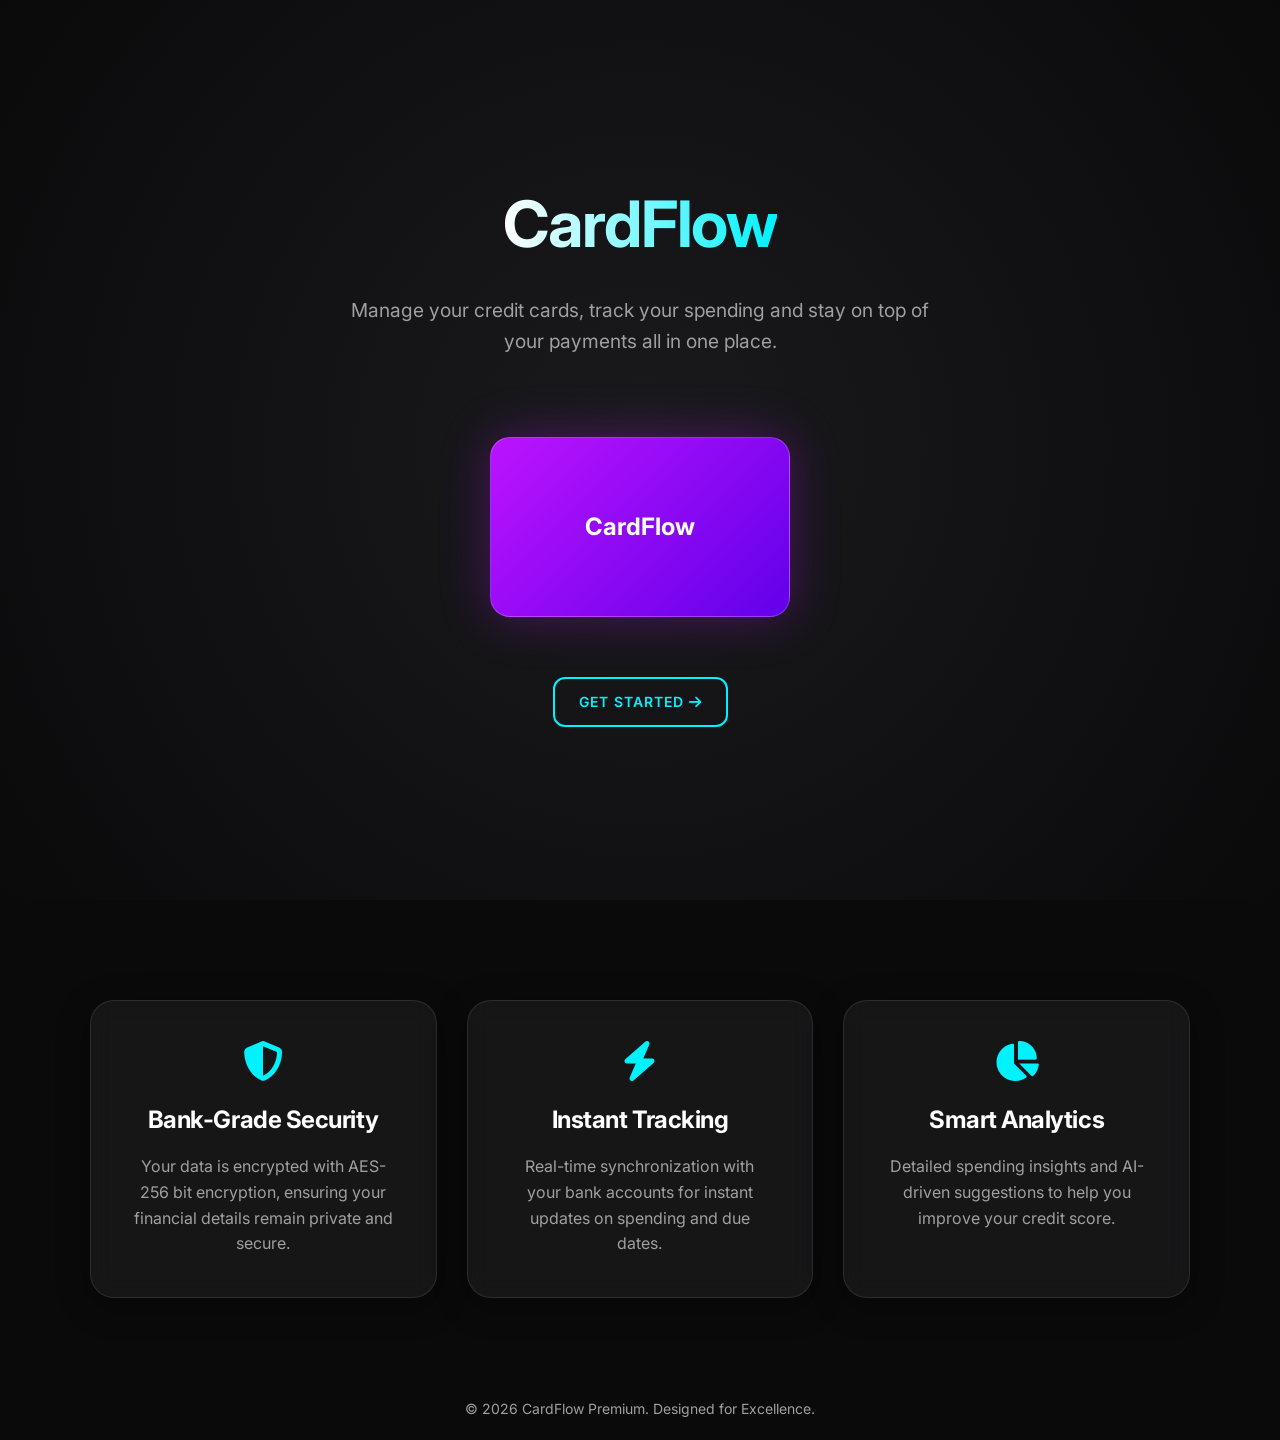
<file: index.html>
<!DOCTYPE html>
<html lang="en">
<head>
  <meta charset="UTF-8">
  <meta name="viewport" content="width=device-width, initial-scale=1.0">
  <title>CardFlow | The Future of Credit Management</title>

  <!-- Google Fonts -->
  <link href="https://fonts.googleapis.com/css2?family=Inter:wght@400;600;700&family=Poppins:wght@400;600;700&display=swap" rel="stylesheet">
  <!-- Font Awesome -->
  <link rel="stylesheet" href="https://cdnjs.cloudflare.com/ajax/libs/font-awesome/6.4.0/css/all.min.css">
  <!-- AOS Animations -->
  <link href="https://unpkg.com/aos@2.3.1/dist/aos.css" rel="stylesheet">
  <!-- Custom CSS -->
  <link rel="stylesheet" href="style.css">

  <style>
    .hero-section {
      min-height: 100vh;
      display: flex;
      flex-direction: column;
      justify-content: center;
      align-items: center;
      padding: 0 20px;
      text-align: center;
      background: radial-gradient(circle at center, #1a1a1d 0%, #0a0a0b 100%);
    }

    .hero-title {
      font-size: 4rem;
      margin-bottom: 20px;
      background: linear-gradient(to right, #fff, var(--accent-teal));
      -webkit-background-clip: text;
      -webkit-text-fill-color: transparent;
      animation: fadeInDown 1s ease;
    }

    .hero-subtitle {
      font-size: 1.2rem;
      color: var(--text-secondary);
      max-width: 600px;
      margin-bottom: 40px;
      animation: fadeInUp 1s ease 0.2s backwards;
    }

    .features-grid {
      display: grid;
      grid-template-columns: repeat(auto-fit, minmax(300px, 1fr));
      gap: 30px;
      padding: 100px 50px;
      max-width: 1200px;
      margin: 0 auto;
    }

    .feature-card {
      padding: 40px;
      text-align: center;
    }

    .feature-card i {
      font-size: 2.5rem;
      color: var(--accent-teal);
      margin-bottom: 20px;
    }

    .feature-card h3 {
      margin-bottom: 15px;
      font-size: 1.5rem;
    }

    .feature-card p {
      color: var(--text-secondary);
    }

    @keyframes fadeInDown {
      from { opacity: 0; transform: translateY(-30px); }
      to { opacity: 1; transform: translateY(0); }
    }

    @keyframes fadeInUp {
      from { opacity: 0; transform: translateY(30px); }
      to { opacity: 1; transform: translateY(0); }
    }

    .floating-card-demo {
        width: 300px;
        height: 180px;
        background: linear-gradient(135deg, var(--accent-purple), #6200ea);
        border-radius: 20px;
        margin: 40px auto;
        box-shadow: 0 0 50px rgba(188, 19, 254, 0.3);
        animation: float 4s ease-in-out infinite;
        display: flex;
        align-items: center;
        justify-content: center;
        font-weight: bold;
        font-size: 1.5rem;
        color: white;
        border: 1px solid rgba(255,255,255,0.2);
    }

    @keyframes float {
        0%, 100% { transform: translateY(0) rotateX(0) rotateY(0); }
        50% { transform: translateY(-20px) rotateX(10deg) rotateY(10deg); }
    }
  </style>
</head>
<body>

  <section class="hero-section">
    <h1 class="hero-title" data-aos="zoom-in">CardFlow</h1>
    <p class="hero-subtitle" data-aos="fade-up" data-aos-delay="200">
      Manage your credit cards, track your spending and stay on top of your payments all in one place.
    </p>

    <div class="floating-card-demo" data-aos="flip-left" data-aos-delay="400">
        CardFlow
    </div>

    <div class="mt-20" data-aos="fade-up" data-aos-delay="600">
      <a href="form.html" class="btn-neon">Get Started <i class="fas fa-arrow-right"></i></a>
    </div>
  </section>

  <section class="features-grid">
    <div class="glass-card feature-card" data-aos="fade-up" data-aos-delay="100">
      <i class="fas fa-shield-halved"></i>
      <h3>Bank-Grade Security</h3>
      <p>Your data is encrypted with AES-256 bit encryption, ensuring your financial details remain private and secure.</p>
    </div>

    <div class="glass-card feature-card" data-aos="fade-up" data-aos-delay="200">
      <i class="fas fa-bolt"></i>
      <h3>Instant Tracking</h3>
      <p>Real-time synchronization with your bank accounts for instant updates on spending and due dates.</p>
    </div>

    <div class="glass-card feature-card" data-aos="fade-up" data-aos-delay="300">
      <i class="fas fa-chart-pie"></i>
      <h3>Smart Analytics</h3>
      <p>Detailed spending insights and AI-driven suggestions to help you improve your credit score.</p>
    </div>
  </section>

  <footer class="text-center mb-20" style="color: var(--text-secondary); font-size: 14px;">
    <p>&copy; 2026 CardFlow Premium. Designed for Excellence.</p>
  </footer>

  <!-- Scripts -->
  <script src="https://unpkg.com/aos@2.3.1/dist/aos.js"></script>
  <script src="https://cdnjs.cloudflare.com/ajax/libs/gsap/3.12.2/gsap.min.js"></script>
  <script src="script.js"></script>
  <script>
    AOS.init();
  </script>
</body>
</html>
</file>
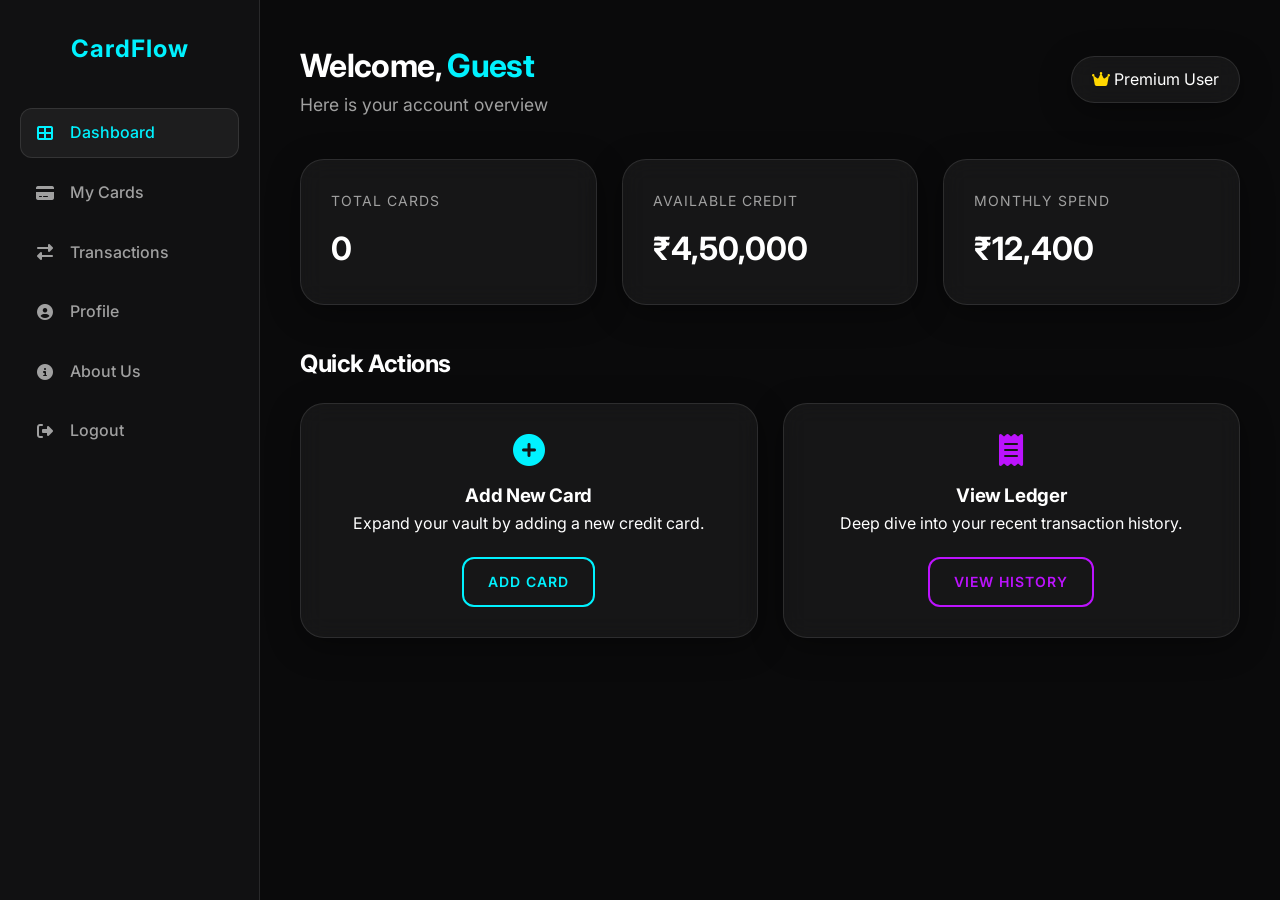
<file: dashboard.html>
<!DOCTYPE html>
<html lang="en">
<head>
  <meta charset="UTF-8">
  <meta name="viewport" content="width=device-width, initial-scale=1.0">
  <title>CardFlow | Command Center</title>

  <!-- Google Fonts -->
  <link href="https://fonts.googleapis.com/css2?family=Inter:wght@400;600;700&family=Poppins:wght@400;600;700&display=swap" rel="stylesheet">
  <!-- Font Awesome -->
  <link rel="stylesheet" href="https://cdnjs.cloudflare.com/ajax/libs/font-awesome/6.4.0/css/all.min.css">
  <!-- AOS Animations -->
  <link href="https://unpkg.com/aos@2.3.1/dist/aos.css" rel="stylesheet">
  <!-- Custom CSS -->
  <link rel="stylesheet" href="style.css">

  <style>
    body {
      margin: 0;
      display: flex;
      min-height: 100vh;
      background-color: var(--bg-primary);
    }

    .sidebar {
      width: 260px;
      height: 100vh;
      background-color: var(--bg-secondary);
      border-right: 1px solid var(--glass-border);
      position: fixed;
      left: 0;
      top: 0;
      padding: 30px 20px;
      display: flex;
      flex-direction: column;
      z-index: 100;
    }

    .sidebar h2 {
      font-size: 1.5rem;
      text-align: center;
      margin-bottom: 40px;
      color: var(--accent-teal);
      letter-spacing: 1px;
    }

    .sidebar ul {
      list-style: none;
      padding: 0;
    }

    .sidebar ul li {
      margin-bottom: 10px;
    }

    .sidebar ul li a {
      display: flex;
      align-items: center;
      gap: 15px;
      padding: 12px 15px;
      color: var(--text-secondary);
      border-radius: 12px;
      transition: var(--transition-smooth);
      font-weight: 500;
    }

    .sidebar ul li a:hover, .sidebar ul li a.active {
      background: var(--glass-bg);
      color: var(--accent-teal);
      box-shadow: inset 0 0 0 1px var(--glass-border);
    }

    .sidebar ul li a i {
      width: 20px;
      text-align: center;
    }

    .main-content {
      margin-left: 260px;
      flex: 1;
      padding: 40px;
      animation: fadeIn 0.5s ease;
    }

    .dashboard-header {
      display: flex;
      justify-content: space-between;
      align-items: center;
      margin-bottom: 40px;
    }

    .dashboard-header h1 {
      font-size: 2rem;
    }

    .stats-grid {
      display: grid;
      grid-template-columns: repeat(auto-fit, minmax(250px, 1fr));
      gap: 25px;
      margin-bottom: 40px;
    }

    .stat-card {
      padding: 30px;
      display: flex;
      flex-direction: column;
      gap: 10px;
    }

    .stat-label {
      color: var(--text-secondary);
      font-size: 14px;
      text-transform: uppercase;
      letter-spacing: 1px;
    }

    .stat-value {
      font-size: 2rem;
      font-weight: 700;
      color: var(--text-primary);
    }

    .quick-links-grid {
      display: grid;
      grid-template-columns: repeat(auto-fit, minmax(300px, 1fr));
      gap: 25px;
    }

    @keyframes fadeIn {
      from { opacity: 0; transform: translateX(20px); }
      to { opacity: 1; transform: translateX(0); }
    }

    .user-welcome {
        font-size: 1.1rem;
        color: var(--text-secondary);
    }
  </style>
</head>
<body>

  <div class="sidebar">
    <h2>CardFlow</h2>
    <ul>
      <li><a href="dashboard.html" class="active"><i class="fas fa-th-large"></i> Dashboard</a></li>
      <li><a href="mycards.html"><i class="fas fa-credit-card"></i> My Cards</a></li>
      <li><a href="transactions.html"><i class="fas fa-exchange-alt"></i> Transactions</a></li>
      <li><a href="profile.html"><i class="fas fa-user-circle"></i> Profile</a></li>
      <li style="margin-top: auto;"><a href="index.html"><i class="fas fa-info-circle"></i> About Us</a></li>
      <li><a href="index.html" onclick="logout()"><i class="fas fa-sign-out-alt"></i> Logout</a></li>
    </ul>
  </div>

  <div class="main-content">
    <div class="dashboard-header">
      <div>
        <h1>Welcome, <span id="user-name" style="color: var(--accent-teal);">User</span></h1>
        <p class="user-welcome">Here is your account overview</p>
      </div>
      <div class="user-badge glass-card" style="padding: 10px 20px; border-radius: 30px;">
        <i class="fas fa-crown" style="color: gold;"></i> Premium User
      </div>
    </div>

    <div class="stats-grid">
      <div class="glass-card stat-card" data-aos="fade-up">
        <span class="stat-label">Total Cards</span>
        <span class="stat-value" id="total-cards">0</span>
      </div>
      <div class="glass-card stat-card" data-aos="fade-up" data-aos-delay="100">
        <span class="stat-label">Available Credit</span>
        <span class="stat-value">₹4,50,000</span>
      </div>
      <div class="glass-card stat-card" data-aos="fade-up" data-aos-delay="200">
        <span class="stat-label">Monthly Spend</span>
        <span class="stat-value">₹12,400</span>
      </div>
    </div>

    <h2 class="mb-20">Quick Actions</h2>
    <div class="quick-links-grid">
      <div class="glass-card" style="padding: 30px; text-align: center;" data-aos="fade-up" data-aos-delay="300">
        <i class="fas fa-plus-circle" style="font-size: 2rem; color: var(--accent-teal); margin-bottom: 15px;"></i>
        <h3>Add New Card</h3>
        <p class="mb-20">Expand your vault by adding a new credit card.</p>
        <a href="mycards.html" class="btn-neon">Add Card</a>
      </div>

      <div class="glass-card" style="padding: 30px; text-align: center;" data-aos="fade-up" data-aos-delay="400">
        <i class="fas fa-receipt" style="font-size: 2rem; color: var(--accent-purple); margin-bottom: 15px;"></i>
        <h3>View Ledger</h3>
        <p class="mb-20">Deep dive into your recent transaction history.</p>
        <a href="transactions.html" class="btn-neon" style="border-color: var(--accent-purple); color: var(--accent-purple);">View History</a>
      </div>
    </div>
  </div>

  <!-- Scripts -->
  <script src="https://unpkg.com/aos@2.3.1/dist/aos.js"></script>
  <script src="https://cdnjs.cloudflare.com/ajax/libs/gsap/3.12.2/gsap.min.js"></script>
  <script src="script.js"></script>
  <script>
    AOS.init();

    document.getElementById("user-name").textContent = Storage.get("name") || "Guest";
    document.getElementById("total-cards").textContent = Storage.get("cards") || "0";

    function logout() {
        UI.showNotification("Logging out...");
        setTimeout(() => {
            Storage.clear();
            navigateTo("index.html");
        }, 1000);
    }
  </script>
</body>
</html>
</file>
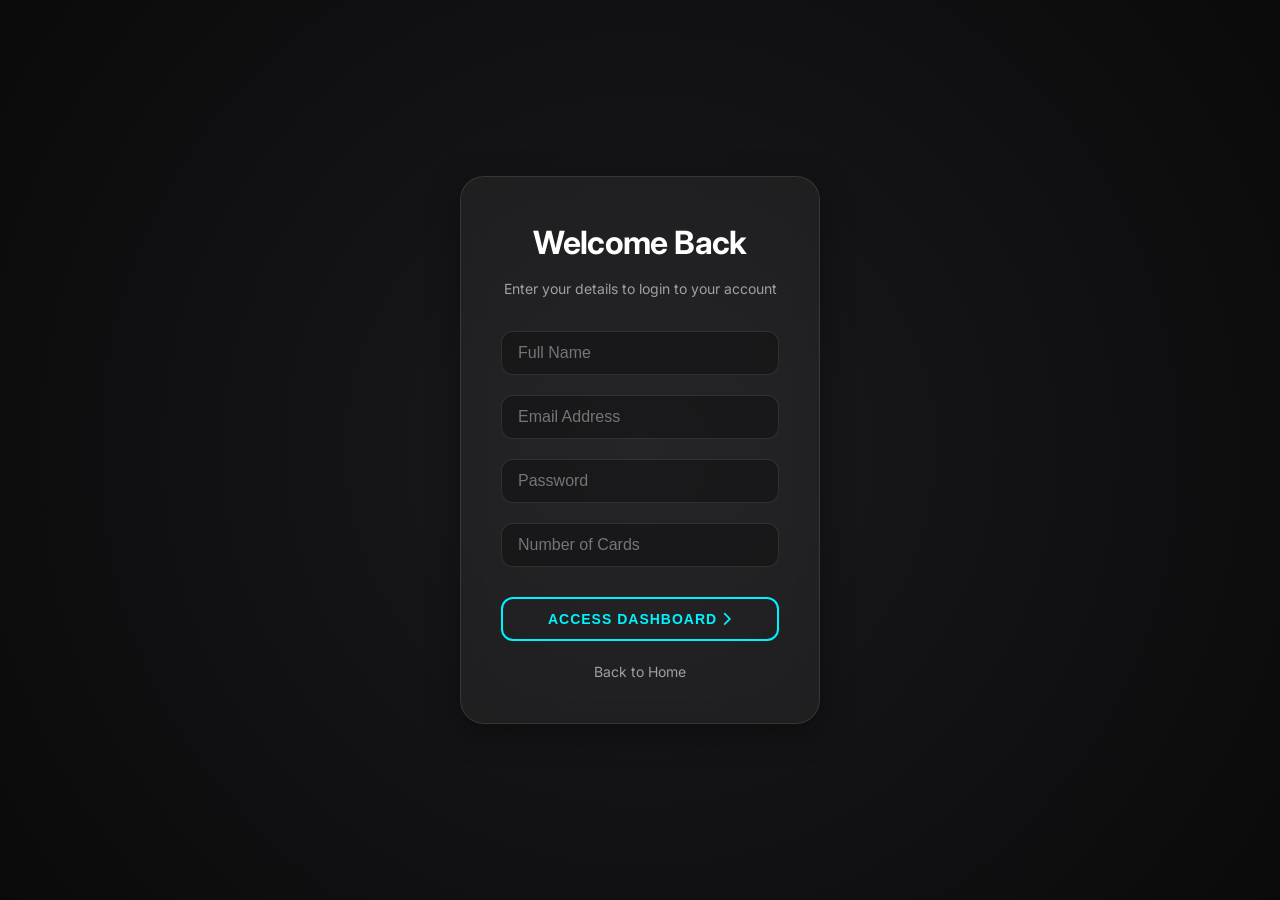
<file: form.html>
<!DOCTYPE html>
<html lang="en">
<head>
  <meta charset="UTF-8">
  <meta name="viewport" content="width=device-width, initial-scale=1.0">
  <title>CardFlow | Join the Elite</title>

  <!-- Google Fonts -->
  <link href="https://fonts.googleapis.com/css2?family=Inter:wght@400;600;700&family=Poppins:wght@400;600;700&display=swap" rel="stylesheet">
  <!-- Font Awesome -->
  <link rel="stylesheet" href="https://cdnjs.cloudflare.com/ajax/libs/font-awesome/6.4.0/css/all.min.css">
  <!-- AOS Animations -->
  <link href="https://unpkg.com/aos@2.3.1/dist/aos.css" rel="stylesheet">
  <!-- Custom CSS -->
  <link rel="stylesheet" href="style.css">

  <style>
    body {
      height: 100vh;
      display: flex;
      justify-content: center;
      align-items: center;
      background: radial-gradient(circle at center, #1a1a1d 0%, #0a0a0b 100%);
      margin: 0;
    }

    .auth-container {
      width: 100%;
      max-width: 400px;
      padding: 20px;
    }

    .form-box {
      padding: 40px;
      text-align: center;
    }

    .form-box h2 {
      font-size: 2rem;
      margin-bottom: 10px;
      color: var(--text-primary);
    }

    .form-box p {
      color: var(--text-secondary);
      margin-bottom: 30px;
      font-size: 14px;
    }

    .submit-btn {
      width: 100%;
      margin-top: 10px;
    }

    .back-link {
      display: block;
      margin-top: 20px;
      color: var(--text-secondary);
      font-size: 14px;
      text-align: center;
      transition: var(--transition-smooth);
    }

    .back-link:hover {
      color: var(--accent-teal);
    }
  </style>
</head>
<body>

  <div class="auth-container" data-aos="zoom-in">
    <div class="glass-card form-box">
      <h2>Welcome Back</h2>
      <p>Enter your details to login to your account</p>

      <form id="userForm">
        <div class="input-group">
          <input type="text" id="name" placeholder="Full Name" required>
        </div>
        <div class="input-group">
          <input type="email" id="email" placeholder="Email Address" required>
        </div>
        <div class="input-group">
          <input type="password" id="password" placeholder="Password" required>
        </div>
        <div class="input-group">
          <input type="number" id="cards" placeholder="Number of Cards" required>
        </div>
        <button type="submit" class="btn-neon submit-btn">
          Access Dashboard <i class="fas fa-chevron-right"></i>
        </button>
      </form>

      <a href="index.html" class="back-link">Back to Home</a>
    </div>
  </div>

  <!-- Scripts -->
  <script src="https://unpkg.com/aos@2.3.1/dist/aos.js"></script>
  <script src="https://cdnjs.cloudflare.com/ajax/libs/gsap/3.12.2/gsap.min.js"></script>
  <script src="script.js"></script>
  <script>
    AOS.init();

    document.getElementById("userForm").addEventListener("submit", function(event) {
      event.preventDefault();

      const name = document.getElementById("name").value;
      const email = document.getElementById("email").value;
      const password = document.getElementById("password").value;
      const cards = document.getElementById("cards").value;

      if(name && email && password && cards) {
        Storage.save("name", name);
        Storage.save("email", email);
        Storage.save("password", password);
        Storage.save("cards", cards);

        UI.showNotification("Welcome to the vault, " + name + "!");

        setTimeout(() => {
          navigateTo("profile.html");
        }, 1000);
      }
    });
  </script>
</body>
</html>
</file>
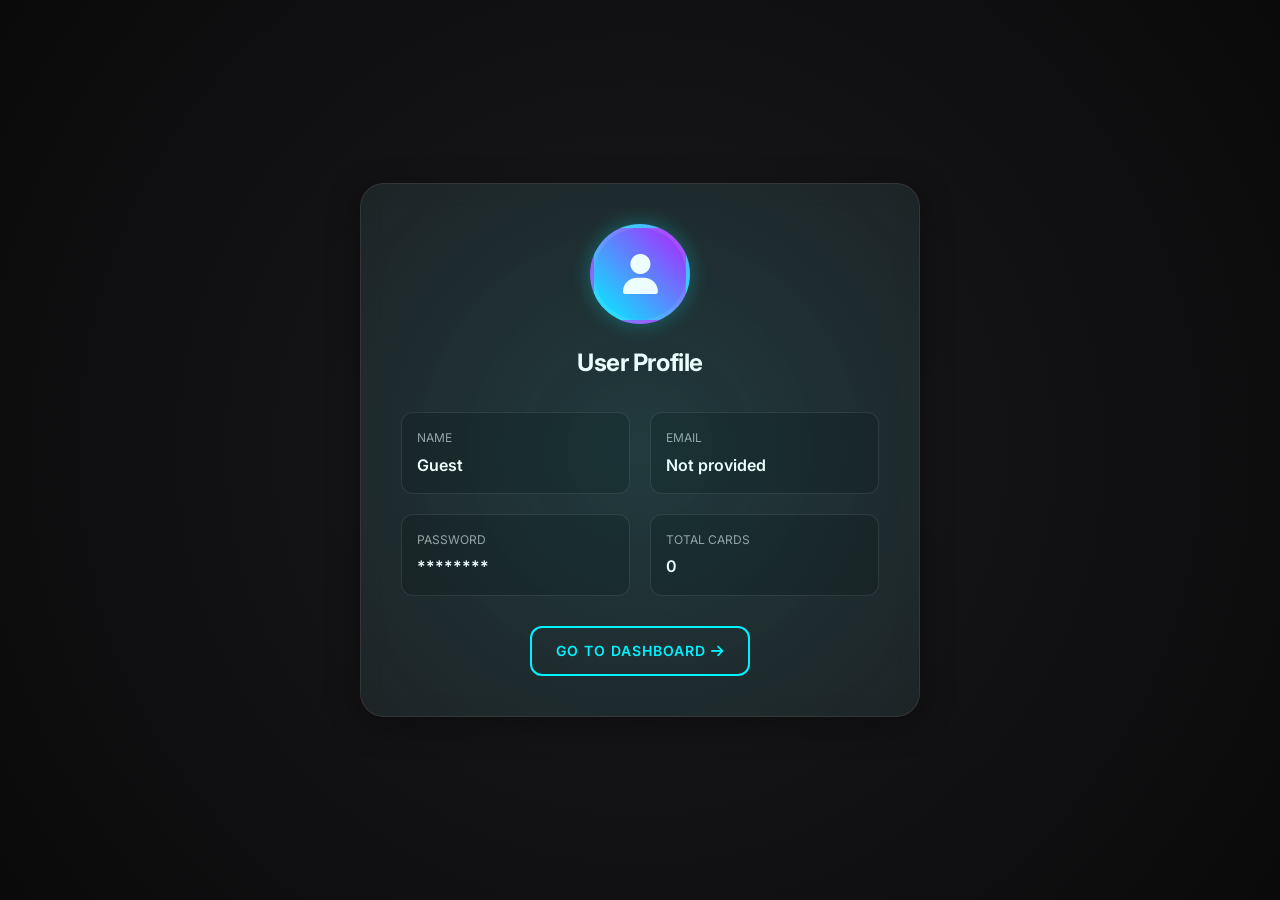
<file: profile.html>
<!DOCTYPE html>
<html lang="en">
<head>
  <meta charset="UTF-8">
  <meta name="viewport" content="width=device-width, initial-scale=1.0">
  <title>CardFlow | Member Profile</title>

  <!-- Google Fonts -->
  <link href="https://fonts.googleapis.com/css2?family=Inter:wght@400;600;700&family=Poppins:wght@400;600;700&display=swap" rel="stylesheet">
  <!-- Font Awesome -->
  <link rel="stylesheet" href="https://cdnjs.cloudflare.com/ajax/libs/font-awesome/6.4.0/css/all.min.css">
  <!-- AOS Animations -->
  <link href="https://unpkg.com/aos@2.3.1/dist/aos.css" rel="stylesheet">
  <!-- Custom CSS -->
  <link rel="stylesheet" href="style.css">

  <style>
    body {
      min-height: 100vh;
      display: flex;
      justify-content: center;
      align-items: center;
      background: radial-gradient(circle at center, #1a1a1d 0%, #0a0a0b 100%);
      margin: 0;
    }

    .profile-container {
      width: 100%;
      max-width: 600px;
      display: flex;
      flex-direction: column;
      align-items: center;
      gap: 30px;
      padding: 20px;
    }

    .membership-card {
      width: 100%;
      padding: 40px;
      text-align: center;
      position: relative;
      overflow: hidden;
    }

    .membership-card::before {
      content: '';
      position: absolute;
      top: -50%;
      left: -50%;
      width: 200%;
      height: 200%;
      background: radial-gradient(circle, rgba(0, 242, 255, 0.1) 0%, transparent 70%);
      pointer-events: none;
    }

    .profile-header {
      margin-bottom: 30px;
    }

    .avatar-circle {
      width: 100px;
      height: 100px;
      border-radius: 50%;
      background: linear-gradient(45deg, var(--accent-teal), var(--accent-purple));
      margin: 0 auto 20px;
      display: flex;
      justify-content: center;
      align-items: center;
      font-size: 2.5rem;
      color: white;
      border: 4px solid var(--glass-border);
      box-shadow: 0 0 20px rgba(0, 242, 255, 0.3);
    }

    .profile-info {
      display: grid;
      grid-template-columns: 1fr 1fr;
      gap: 20px;
      text-align: left;
      margin-bottom: 30px;
    }

    .info-item {
      padding: 15px;
      background: rgba(0, 0, 0, 0.2);
      border-radius: 12px;
      border: 1px solid var(--glass-border);
    }

    .info-label {
      display: block;
      font-size: 12px;
      color: var(--text-secondary);
      text-transform: uppercase;
      margin-bottom: 5px;
    }

    .info-value {
      font-weight: 600;
      font-size: 16px;
      color: var(--text-primary);
    }

    .welcome-msg {
      font-size: 1.5rem;
      margin-bottom: 20px;
      font-weight: 700;
    }
  </style>
</head>
<body>

  <div class="profile-container">
    <div class="glass-card membership-card" data-aos="flip-up">
      <div class="profile-header">
        <div class="avatar-circle">
          <i class="fas fa-user"></i>
        </div>
        <h2 class="welcome-msg">User Profile</h2>
      </div>

      <div class="profile-info">
        <div class="info-item">
          <span class="info-label">Name</span>
          <span class="info-value" id="name">---</span>
        </div>
        <div class="info-item">
          <span class="info-label">Email</span>
          <span class="info-value" id="email">---</span>
        </div>
        <div class="info-item">
          <span class="info-label">Password</span>
          <span class="info-value" id="password">---</span>
        </div>
        <div class="info-item">
          <span class="info-label">Total Cards</span>
          <span class="info-value" id="cards">---</span>
        </div>
      </div>

      <a href="dashboard.html" class="btn-neon">Go to Dashboard <i class="fas fa-arrow-right"></i></a>
    </div>
  </div>

  <!-- Scripts -->
  <script src="https://unpkg.com/aos@2.3.1/dist/aos.js"></script>
  <script src="https://cdnjs.cloudflare.com/ajax/libs/gsap/3.12.2/gsap.min.js"></script>
  <script src="script.js"></script>
  <script>
    AOS.init();

    document.getElementById("name").textContent = Storage.get("name") || "Guest";
    document.getElementById("email").textContent = Storage.get("email") || "Not provided";
    document.getElementById("password").textContent = Storage.get("password") || "********";
    document.getElementById("cards").textContent = Storage.get("cards") || "0";
  </script>
</body>
</html>
</file>
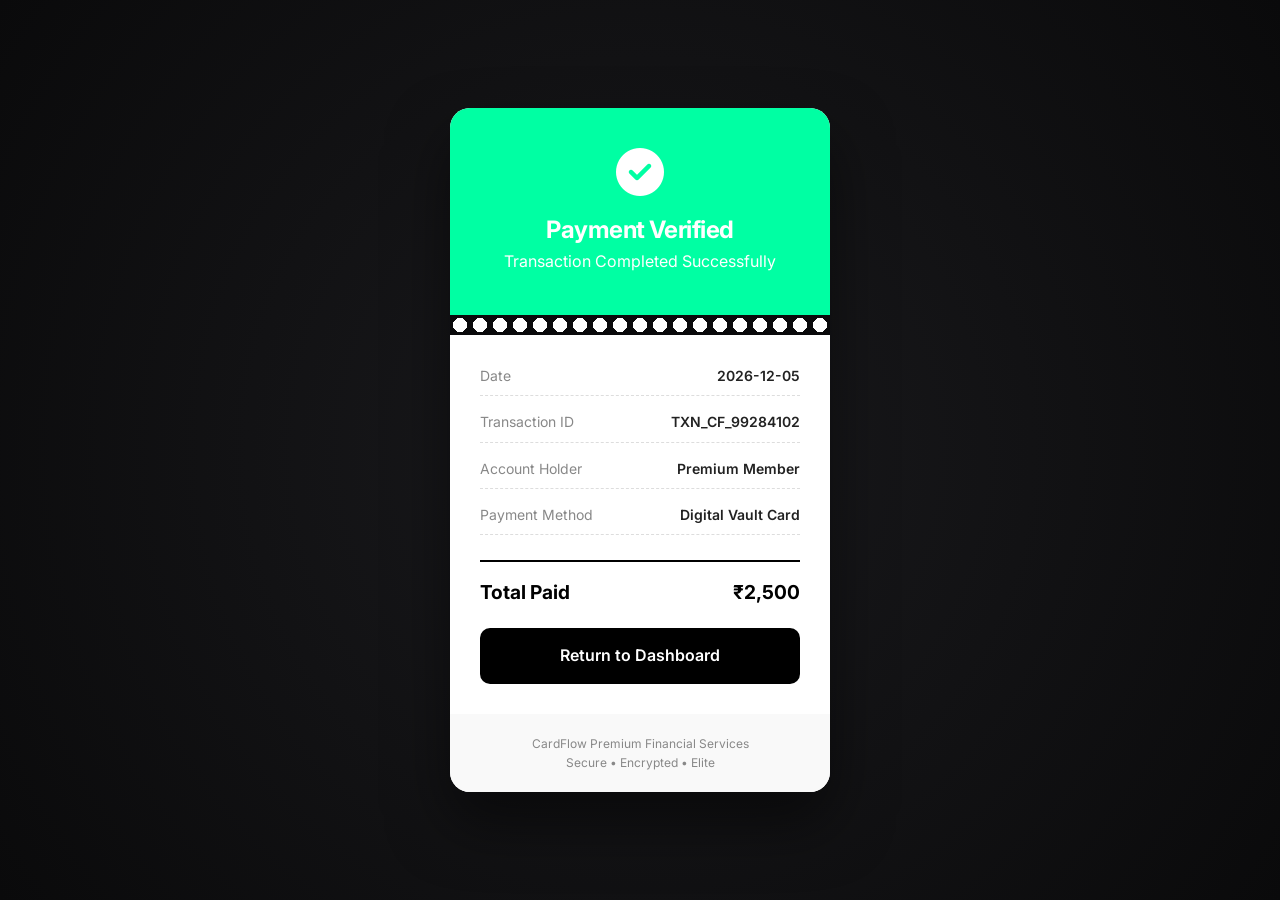
<file: recipt.html>
<!DOCTYPE html>
<html lang="en">
<head>
  <meta charset="UTF-8">
  <meta name="viewport" content="width=device-width, initial-scale=1.0">
  <title>CardFlow | Payment Verified</title>

  <!-- Google Fonts -->
  <link href="https://fonts.googleapis.com/css2?family=Inter:wght@400;600;700&family=Poppins:wght@400;600;700&display=swap" rel="stylesheet">
  <!-- Font Awesome -->
  <link rel="stylesheet" href="https://cdnjs.cloudflare.com/ajax/libs/font-awesome/6.4.0/css/all.min.css">
  <!-- AOS Animations -->
  <link href="https://unpkg.com/aos@2.3.1/dist/aos.css" rel="stylesheet">
  <!-- Custom CSS -->
  <link rel="stylesheet" href="style.css">

  <style>
    body {
      min-height: 100vh;
      display: flex;
      justify-content: center;
      align-items: center;
      background: radial-gradient(circle at center, #1a1a1d 0%, #0a0a0b 100%);
      margin: 0;
    }

    .receipt-ticket {
      width: 380px;
      background: #fff;
      color: #000;
      border-radius: 20px;
      overflow: hidden;
      position: relative;
      box-shadow: 0 30px 60px rgba(0,0,0,0.5);
      animation: slideUp 0.8s cubic-bezier(0.175, 0.885, 0.32, 1.275);
    }

    .ticket-top {
      background: var(--accent-emerald);
      padding: 40px 20px;
      text-align: center;
      color: white;
    }

    .ticket-top i {
      font-size: 3rem;
      margin-bottom: 15px;
    }

    .ticket-body {
      padding: 30px;
      background: white;
    }

    .ticket-row {
      display: flex;
      justify-content: space-between;
      margin-bottom: 15px;
      font-size: 14px;
      border-bottom: 1px dashed #ddd;
      padding-bottom: 8px;
    }

    .ticket-row span:first-child {
      color: #888;
    }

    .ticket-row span:last-child {
      font-weight: 600;
      color: #222;
    }

    .total-row {
      display: flex;
      justify-content: space-between;
      margin-top: 25px;
      padding-top: 15px;
      border-top: 2px solid #000;
      font-size: 1.2rem;
      font-weight: 700;
    }

    .ticket-footer {
      text-align: center;
      padding: 20px;
      background: #f9f9f9;
      color: #888;
      font-size: 12px;
    }

    .perforation {
      height: 20px;
      background-image: radial-gradient(circle, transparent 50%, #0a0a0b 50%);
      background-size: 20px 20px;
      background-position: 0 0;
      position: relative;
    }

    @keyframes slideUp {
      from { opacity: 0; transform: translateY(100px); }
      to { opacity: 1; transform: translateY(0); }
    }

    .btn-done {
      display: block;
      text-align: center;
      background: #000;
      color: #fff;
      padding: 15px;
      text-decoration: none;
      font-weight: 600;
      margin-top: 20px;
      border-radius: 10px;
      transition: var(--transition-smooth);
    }

    .btn-done:hover {
      background: var(--accent-teal);
      color: #000;
    }
  </style>
</head>
<body>

  <div class="receipt-ticket">
    <div class="ticket-top">
      <i class="fas fa-check-circle"></i>
      <h2>Payment Verified</h2>
      <p>Transaction Completed Successfully</p>
    </div>

    <div class="perforation"></div>

    <div class="ticket-body">
      <div class="ticket-row">
        <span>Date</span>
        <span id="rec-date">2026-05-10</span>
      </div>
      <div class="ticket-row">
        <span>Transaction ID</span>
        <span>TXN_CF_99284102</span>
      </div>
      <div class="ticket-row">
        <span>Account Holder</span>
        <span id="rec-name">Member</span>
      </div>
      <div class="ticket-row">
        <span>Payment Method</span>
        <span>Digital Vault Card</span>
      </div>

      <div class="total-row">
        <span>Total Paid</span>
        <span id="rec-amount">₹2,500</span>
      </div>

      <a href="dashboard.html" class="btn-done">Return to Dashboard</a>
    </div>

    <div class="ticket-footer">
      <p>CardFlow Premium Financial Services</p>
      <p>Secure &bull; Encrypted &bull; Elite</p>
    </div>
  </div>

  <!-- Scripts -->
  <script src="https://unpkg.com/aos@2.3.1/dist/aos.js"></script>
  <script src="https://cdnjs.cloudflare.com/ajax/libs/gsap/3.12.2/gsap.min.js"></script>
  <script src="script.js"></script>
  <script>
    AOS.init();
    document.getElementById("rec-name").textContent = Storage.get("name") || "Premium Member";
    document.getElementById("rec-date").textContent = new Date().toISOString().split('T')[0];
  </script>
</body>
</html>
</file>
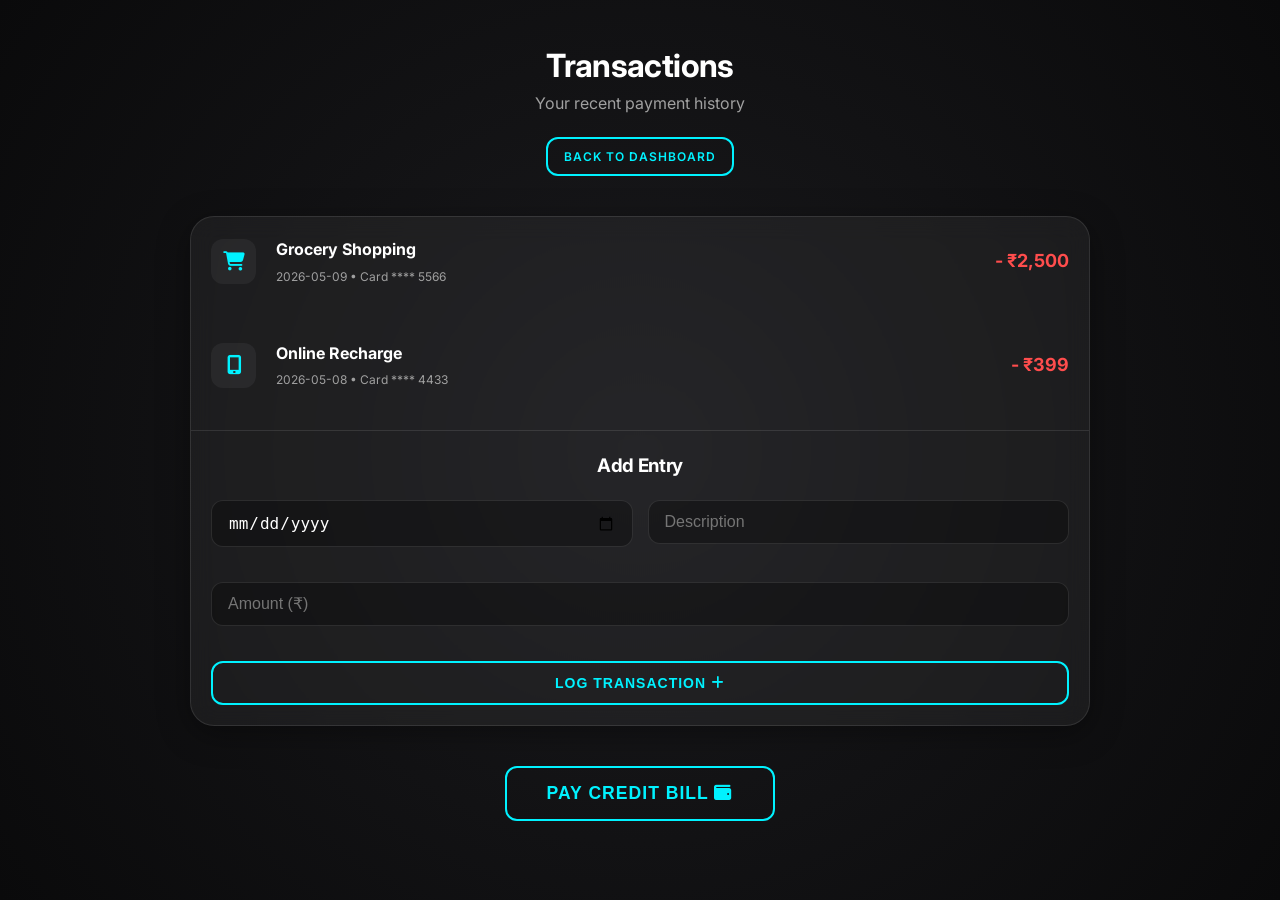
<file: transactions.html>
<!DOCTYPE html>
<html lang="en">
<head>
  <meta charset="UTF-8">
  <meta name="viewport" content="width=device-width, initial-scale=1.0">
  <title>CardFlow | Transaction Ledger</title>

  <!-- Google Fonts -->
  <link href="https://fonts.googleapis.com/css2?family=Inter:wght@400;600;700&family=Poppins:wght@400;600;700&display=swap" rel="stylesheet">
  <!-- Font Awesome -->
  <link rel="stylesheet" href="https://cdnjs.cloudflare.com/ajax/libs/font-awesome/6.4.0/css/all.min.css">
  <!-- AOS Animations -->
  <link href="https://unpkg.com/aos@2.3.1/dist/aos.css" rel="stylesheet">
  <!-- Custom CSS -->
  <link rel="stylesheet" href="style.css">

  <style>
    body {
      background: radial-gradient(circle at center, #1a1a1d 0%, #0a0a0b 100%);
      min-height: 100vh;
      padding: 40px 20px;
    }

    .container {
      max-width: 900px;
      margin: 0 auto;
    }

    .page-header {
      text-align: center;
      margin-bottom: 40px;
    }

    .ledger-container {
      margin-bottom: 40px;
    }

    .transaction-item {
      display: flex;
      justify-content: space-between;
      align-items: center;
      padding: 20px;
      margin-bottom: 15px;
      transition: var(--transition-smooth);
    }

    .transaction-info {
      display: flex;
      align-items: center;
      gap: 20px;
    }

    .tx-icon {
      width: 45px;
      height: 45px;
      background: var(--glass-bg);
      border-radius: 12px;
      display: flex;
      justify-content: center;
      align-items: center;
      color: var(--accent-teal);
      font-size: 1.2rem;
    }

    .tx-details h4 {
      font-size: 16px;
      margin-bottom: 4px;
    }

    .tx-details p {
      font-size: 12px;
      color: var(--text-secondary);
    }

    .tx-amount {
      font-weight: 700;
      font-size: 18px;
    }

    .tx-amount.negative { color: #ff4d4d; }
    .tx-amount.positive { color: var(--accent-emerald); }

    /* Payment Modal */
    .modal-overlay {
      position: fixed;
      top: 0;
      left: 0;
      width: 100%;
      height: 100%;
      background: rgba(0,0,0,0.8);
      backdrop-filter: blur(8px);
      display: none;
      justify-content: center;
      align-items: center;
      z-index: 1000;
    }

    .modal-content {
      width: 400px;
      padding: 40px;
      text-align: center;
    }

    .payment-status {
      display: none;
      flex-direction: column;
      align-items: center;
      gap: 20px;
    }

    .spinner {
      width: 50px;
      height: 50px;
      border: 5px solid var(--glass-border);
      border-top: 5px solid var(--accent-teal);
      border-radius: 50%;
      animation: spin 1s linear infinite;
    }

    @keyframes spin {
      0% { transform: rotate(0deg); }
      100% { transform: rotate(360deg); }
    }

    .btn-pay {
      width: 100%;
      margin-top: 20px;
    }
  </style>
</head>
<body>

  <div class="container">
    <div class="page-header" data-aos="fade-down">
      <h1>Transactions</h1>
      <p style="color: var(--text-secondary);">Your recent payment history</p>
      <a href="dashboard.html" class="btn-neon mt-20" style="font-size: 12px; padding: 8px 16px;">Back to Dashboard</a>
    </div>

    <div class="glass-card ledger-container" data-aos="fade-up">
      <div id="transaction-list">
        <!-- Sample Data -->
        <div class="transaction-item">
          <div class="transaction-info">
            <div class="tx-icon"><i class="fas fa-shopping-cart"></i></div>
            <div class="tx-details">
              <h4>Grocery Shopping</h4>
              <p>2026-05-09 &bull; Card **** 5566</p>
            </div>
          </div>
          <div class="tx-amount negative">- ₹2,500</div>
        </div>
        <div class="transaction-item">
          <div class="transaction-info">
            <div class="tx-icon"><i class="fas fa-mobile-alt"></i></div>
            <div class="tx-details">
              <h4>Online Recharge</h4>
              <p>2026-05-08 &bull; Card **** 4433</p>
            </div>
          </div>
          <div class="tx-amount negative">- ₹399</div>
        </div>
      </div>

      <div style="padding: 20px; border-top: 1px solid var(--glass-border); margin-top: 20px;">
        <h3 class="text-center mb-20">Add Entry</h3>
        <form id="transaction-form" style="display: grid; grid-template-columns: 1fr 1fr; gap: 15px;">
          <div class="input-group">
            <input type="date" id="date" required>
          </div>
          <div class="input-group">
            <input type="text" id="desc" placeholder="Description" required>
          </div>
          <div class="input-group" style="grid-column: span 2;">
            <input type="number" id="amount" placeholder="Amount (₹)" required>
          </div>
          <button type="submit" class="btn-neon" style="grid-column: span 2;">Log Transaction <i class="fas fa-plus"></i></button>
        </form>
      </div>
    </div>

    <div class="text-center mt-20" data-aos="fade-up">
        <button class="btn-neon" onclick="openPaymentModal()" style="padding: 15px 40px; font-size: 1.1rem;">
            Pay Credit Bill <i class="fas fa-wallet"></i>
        </button>
    </div>
  </div>

  <!-- Payment Modal -->
  <div class="modal-overlay" id="paymentModal">
    <div class="glass-card modal-content">
      <div id="payment-form-ui">
        <h2>Pay Bill</h2>
        <p class="mb-20" style="color: var(--text-secondary);">Enter amount to pay your current balance</p>
        <div class="input-group">
          <input type="number" id="pay-amount" placeholder="Amount to Pay (₹)" required>
        </div>
        <button class="btn-neon btn-pay" onclick="processPayment()">Pay Now <i class="fas fa-shield-check"></i></button>
        <button class="btn-neon mt-20" style="border-color: #ff4d4d; color: #ff4d4d;" onclick="closePaymentModal()">Cancel</button>
      </div>

      <div class="payment-status" id="payment-status-ui">
        <div class="spinner"></div>
        <h3>Processing Transaction...</h3>
        <p>Securing connection to bank gateway</p>
      </div>
    </div>
  </div>

  <!-- Scripts -->
  <script src="https://unpkg.com/aos@2.3.1/dist/aos.js"></script>
  <script src="https://cdnjs.cloudflare.com/ajax/libs/gsap/3.12.2/gsap.min.js"></script>
  <script src="script.js"></script>
  <script>
    AOS.init();

    const txList = document.getElementById("transaction-list");
    const txForm = document.getElementById("transaction-form");

    txForm.addEventListener("submit", function(event) {
      event.preventDefault();
      const date = document.getElementById("date").value;
      const desc = document.getElementById("desc").value;
      const amount = document.getElementById("amount").value;

      const item = document.createElement("div");
      item.className = "transaction-item";
      item.innerHTML = `
        <div class="transaction-info">
          <div class="tx-icon"><i class="fas fa-receipt"></i></div>
          <div class="tx-details">
            <h4>${desc}</h4>
            <p>${date} &bull; Manual Entry</p>
          </div>
        </div>
        <div class="tx-amount negative">- ₹${amount}</div>
      `;
      txList.prepend(item);
      txForm.reset();
      UI.showNotification("Transaction logged successfully!");
    });

    function openPaymentModal() {
      document.getElementById("paymentModal").style.display = "flex";
    }

    function closePaymentModal() {
      document.getElementById("paymentModal").style.display = "none";
    }

    function processPayment() {
      const amount = document.getElementById("pay-amount").value;
      if(!amount) {
        UI.showNotification("Please enter amount", "error");
        return;
      }

      document.getElementById("payment-form-ui").style.display = "none";
      document.getElementById("payment-status-ui").style.display = "flex";

      setTimeout(() => {
        UI.showNotification("Payment Authorized!");
        navigateTo("recipt.html");
      }, 3000);
    }
  </script>
</body>
</html>
</file>
<file: style.css>
/*
  CardFlow Styles
  Dark Theme
*/

:root {
    --bg-primary: #0A0A0B;
    --bg-secondary: #111112;
    --accent-teal: #00F2FF;
    --accent-purple: #BC13FE;
    --accent-emerald: #00FFA3;
    --text-primary: #FFFFFF;
    --text-secondary: #A0A0A0;
    --glass-bg: rgba(255, 255, 255, 0.05);
    --glass-border: rgba(255, 255, 255, 0.1);
    --neon-glow: 0 0 10px rgba(0, 242, 255, 0.5), 0 0 20px rgba(0, 242, 255, 0.2);
    --transition-smooth: all 0.3s ease;
}

* {
    box-sizing: border-box;
    margin: 0;
    padding: 0;
}

body {
    font-family: 'Inter', 'Poppins', sans-serif;
    background-color: var(--bg-primary);
    color: var(--text-primary);
    line-height: 1.6;
    overflow-x: hidden;
}

h1, h2, h3 {
    font-weight: 700;
    letter-spacing: -0.02em;
}

a {
    text-decoration: none;
    color: inherit;
    transition: var(--transition-smooth);
}

/* Glassmorphism Card */
.glass-card {
    background: var(--glass-bg);
    backdrop-filter: blur(12px);
    -webkit-backdrop-filter: blur(12px);
    border: 1px solid var(--glass-border);
    border-radius: 24px;
    box-shadow: 0 8px 32px 0 rgba(0, 0, 0, 0.37);
    transition: var(--transition-smooth);
}

.glass-card:hover {
    border-color: var(--accent-teal);
    box-shadow: 0 8px 32px 0 rgba(0, 255, 204, 0.1);
}

/* Neon Button */
.btn-neon {
    background: transparent;
    border: 2px solid var(--accent-teal);
    color: var(--accent-teal);
    padding: 12px 24px;
    border-radius: 12px;
    font-weight: 600;
    cursor: pointer;
    transition: var(--transition-smooth);
    text-transform: uppercase;
    font-size: 14px;
    letter-spacing: 1px;
    display: inline-block;
    text-align: center;
}

.btn-neon:hover {
    background: var(--accent-teal);
    color: var(--bg-primary);
    box-shadow: var(--neon-glow);
}

/* Form Elements */
.input-group {
    margin-bottom: 20px;
    position: relative;
}

.input-group input {
    width: 100%;
    padding: 12px 16px;
    background: rgba(0, 0, 0, 0.3);
    border: 1px solid var(--glass-border);
    border-radius: 12px;
    color: var(--text-primary);
    font-size: 16px;
    transition: var(--transition-smooth);
}

.input-group input:focus {
    outline: none;
    border-color: var(--accent-teal);
    box-shadow: 0 0 0 2px rgba(0, 255, 204, 0.2);
}

/* Credit Card Component */
.card-visual {
    width: 350px;
    height: 200px;
    border-radius: 20px;
    padding: 25px;
    position: relative;
    color: white;
    background: linear-gradient(135deg, #232526, #414345);
    box-shadow: 0 20px 50px rgba(0,0,0,0.5);
    display: flex;
    flex-direction: column;
    justify-content: space-between;
    margin: 20px auto;
    cursor: pointer;
    transform-style: preserve-3d;
}

.card-visual .chip {
    width: 50px;
    height: 40px;
    background: linear-gradient(135deg, #ffd700, #b8860b);
    border-radius: 8px;
}

.card-visual .card-number {
    font-size: 22px;
    font-family: 'Courier New', monospace;
    letter-spacing: 3px;
    margin: 20px 0;
}

.card-visual .card-footer {
    display: flex;
    justify-content: space-between;
    text-transform: uppercase;
    font-size: 12px;
    color: var(--text-secondary);
}

/* Utility Classes */
.text-center { text-align: center; }
.mt-20 { margin-top: 20px; }
.mb-20 { margin-bottom: 20px; }
.flex-center { display: flex; justify-content: center; align-items: center; }
</file>
